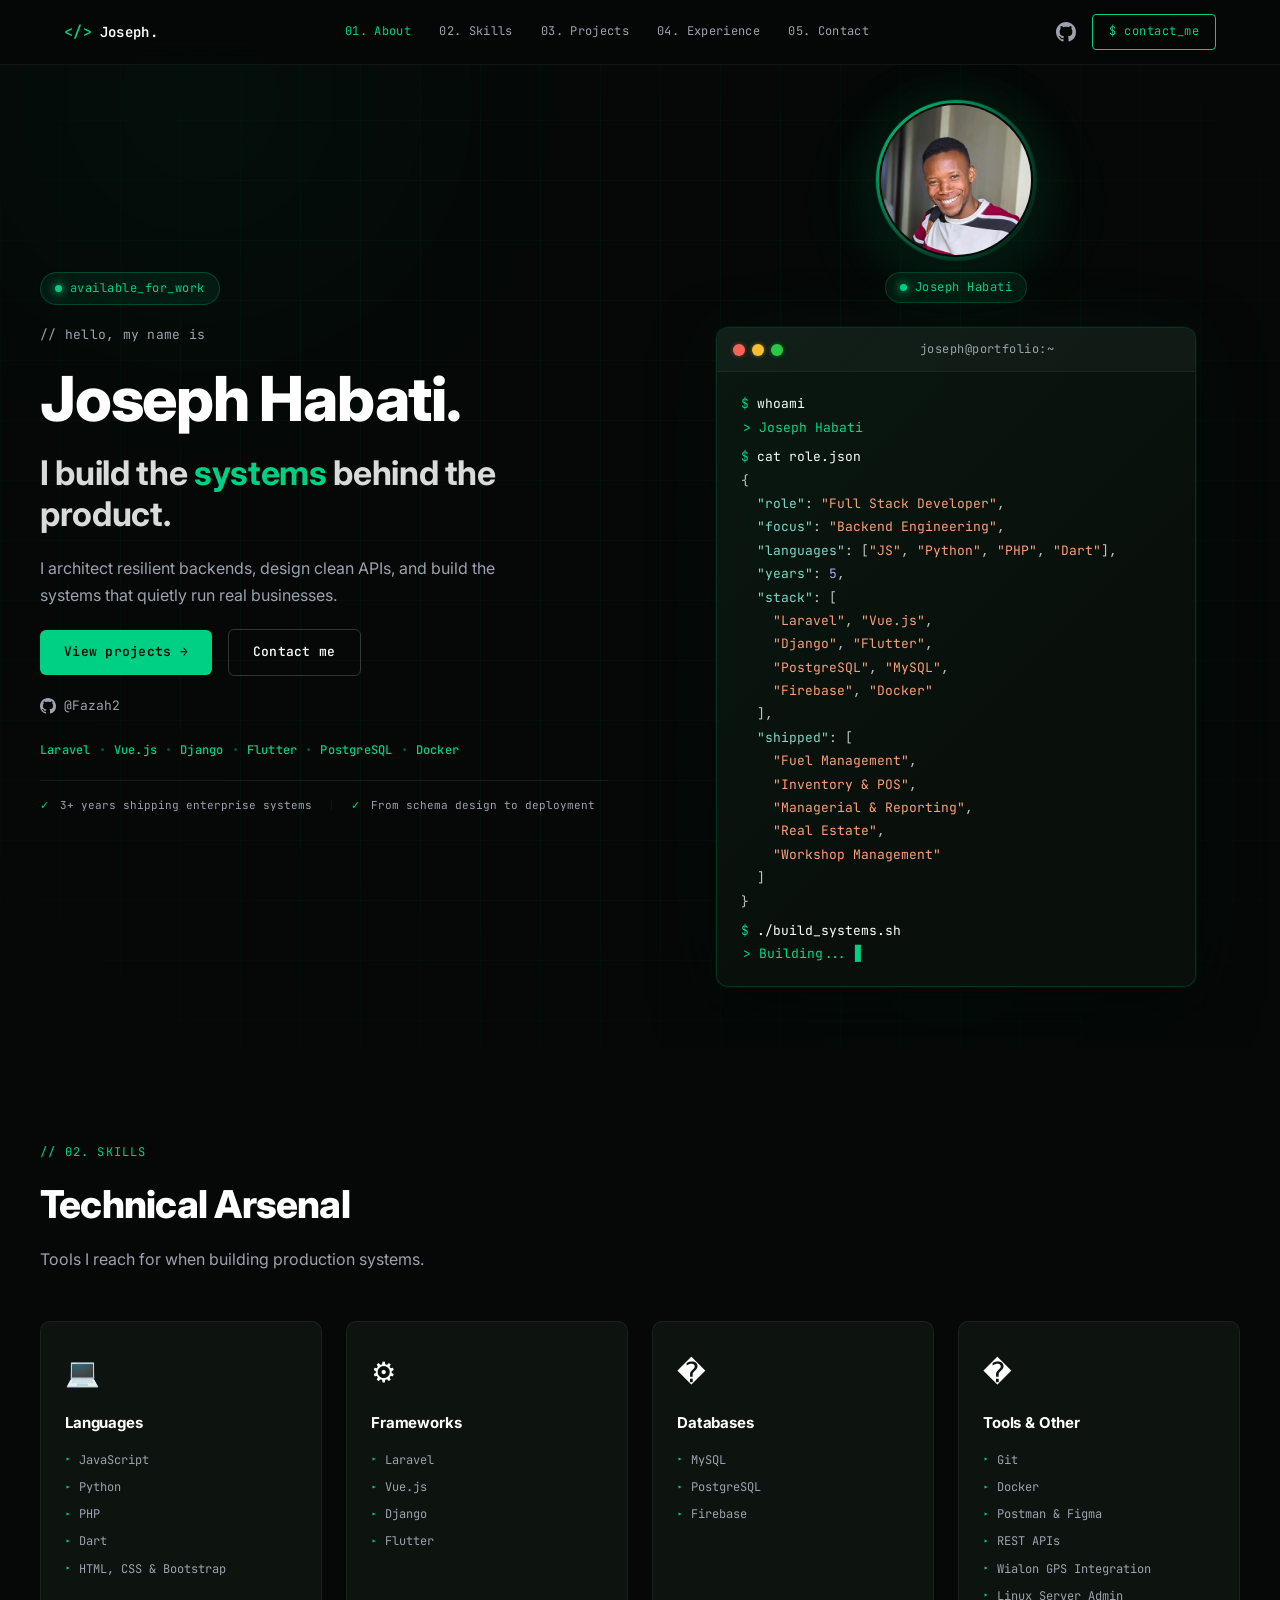
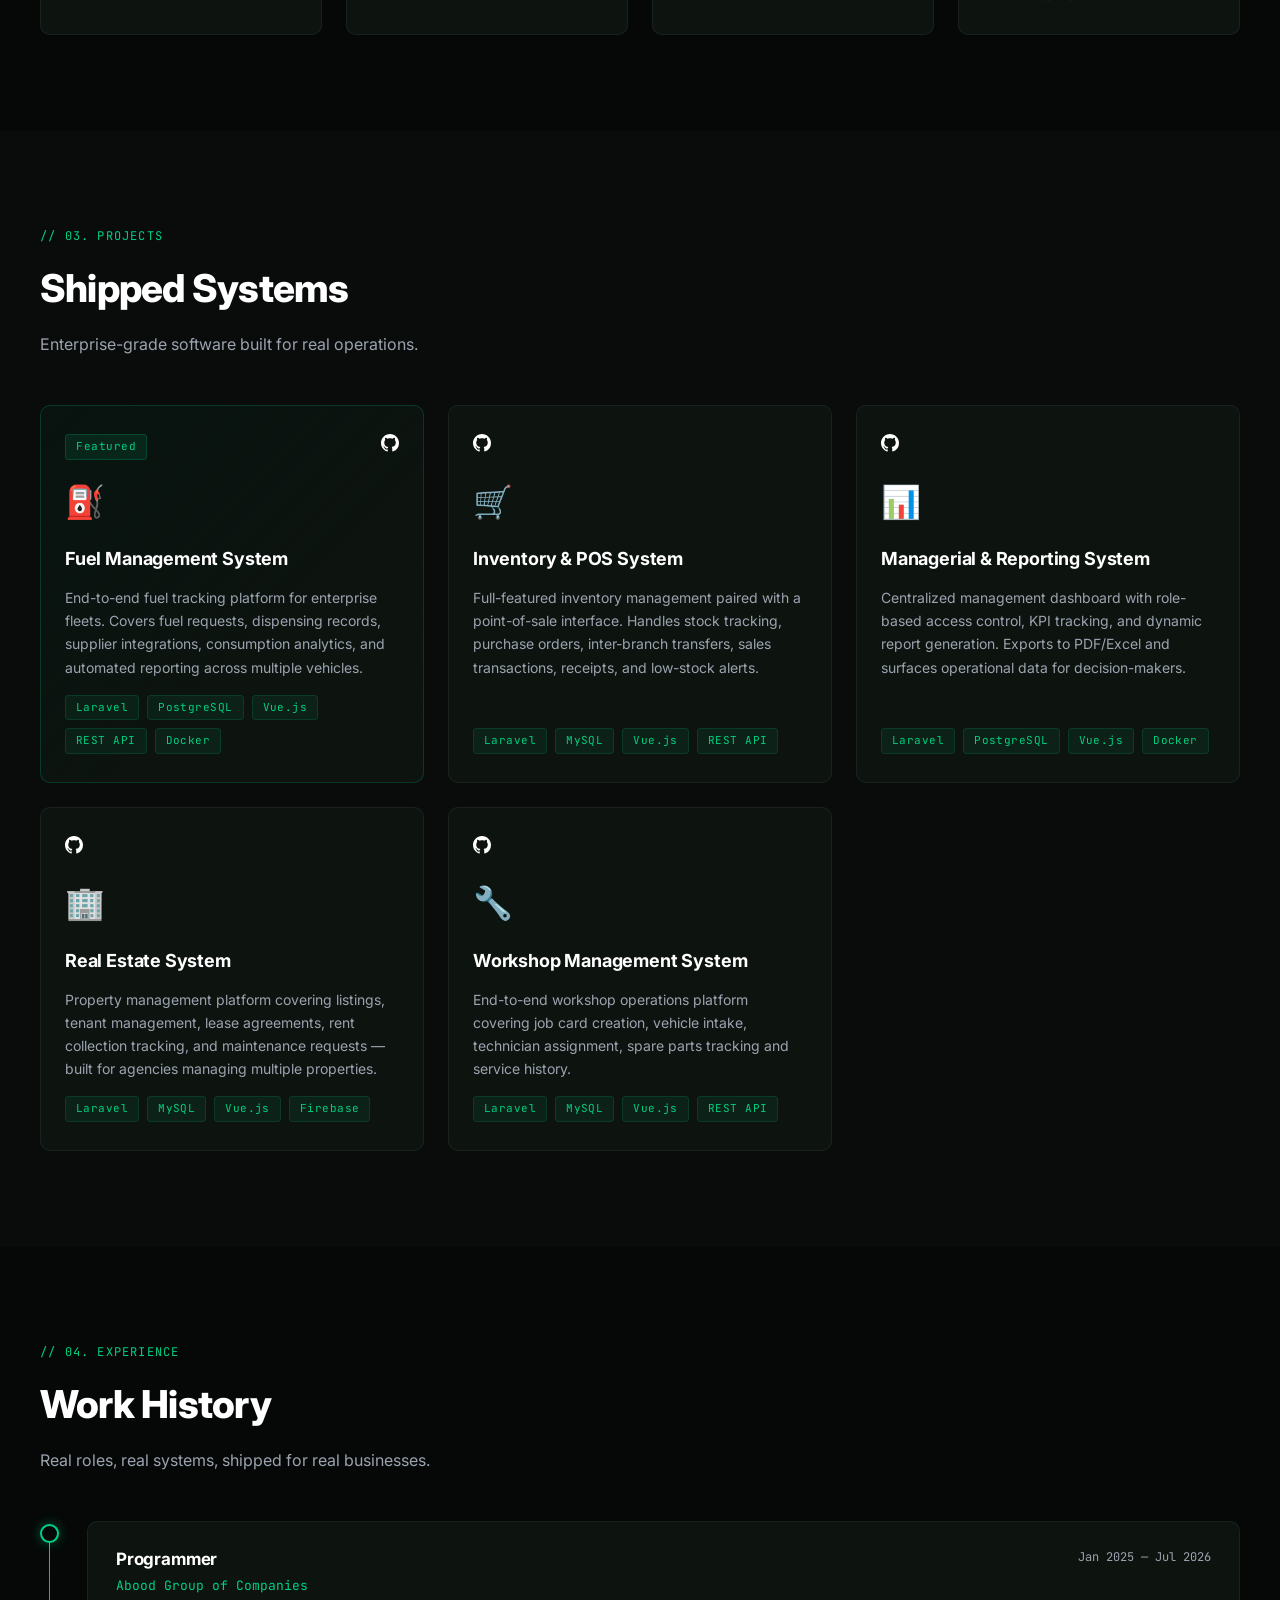
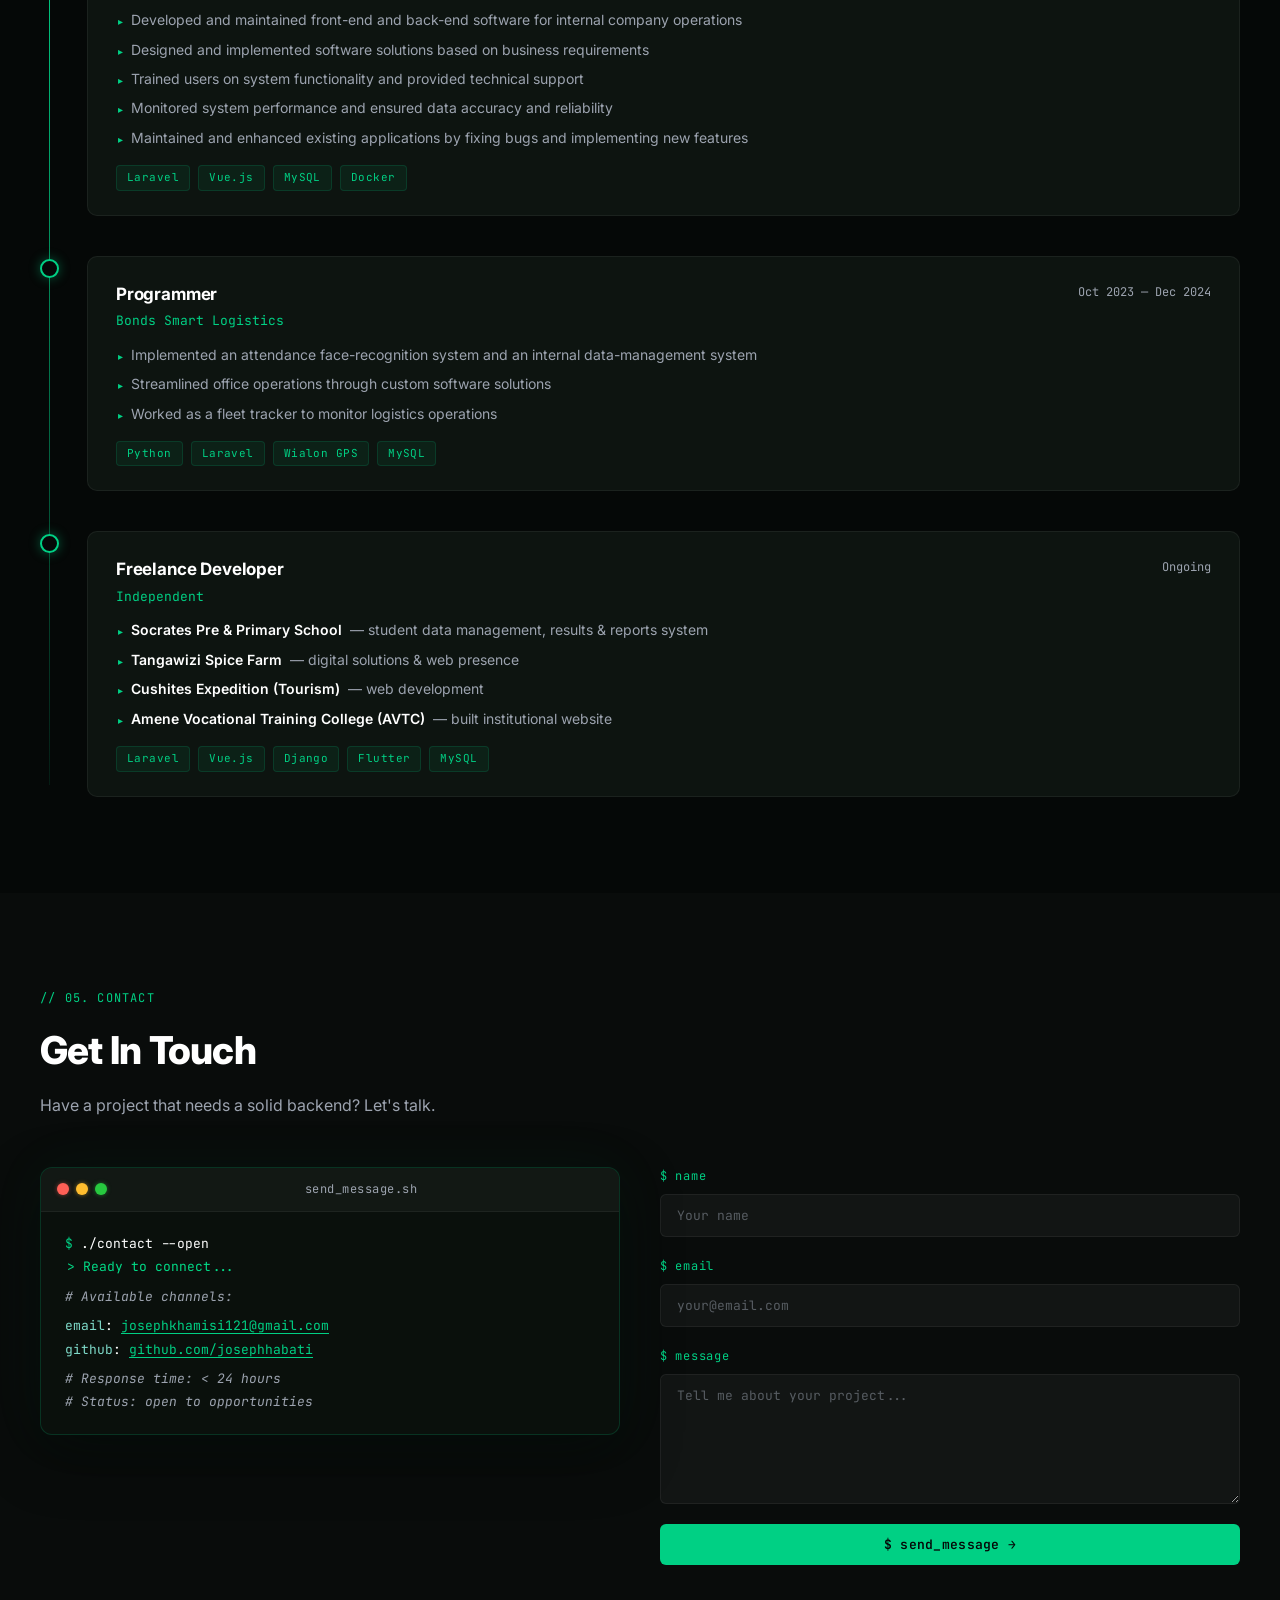
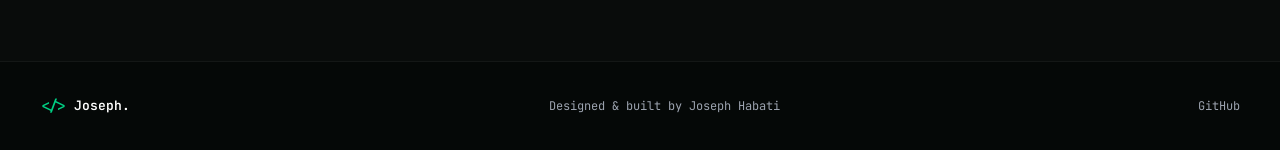
<file: index.html>
<!DOCTYPE html>
<html lang="en">
<head>
  <script async src="https://www.googletagmanager.com/gtm.js?id=G-MW1929E1BG"></script>
  <script>
    window.dataLayer = window.dataLayer || [];
    function gtag(){dataLayer.push(arguments);}
    gtag('js', new Date());
  </script>
  <meta name="google-site-verification" content="KxoEwXi1dGclVI7uUP2bCkAwovw7wFK1vBnSDmAv25I" />
  <meta charset="UTF-8" />
  <meta name="viewport" content="width=device-width, initial-scale=1.0" />
  <title>Joseph Habati — Full Stack Developer</title>
  <link rel="preconnect" href="https://fonts.googleapis.com" />
  <link rel="preconnect" href="https://fonts.gstatic.com" crossorigin />
  <link href="https://fonts.googleapis.com/css2?family=Inter:wght@300;400;500;600;700;800;900&family=JetBrains+Mono:wght@300;400;500;600;700&display=swap" rel="stylesheet" />
  <link rel="stylesheet" href="styles.css" />
</head>
<body>

  <!-- NAV -->
  <nav class="navbar" id="navbar">
    <div class="nav-inner">
      <a href="#" class="nav-logo">
        <span class="logo-icon">&lt;/&gt;</span>
        <span class="logo-name">Joseph.</span>
      </a>
      <button class="hamburger" id="hamburger" aria-label="Toggle menu">
        <span></span><span></span><span></span>
      </button>
      <ul class="nav-links" id="navLinks">
        <li><a href="#about" class="nav-link">01. About</a></li>
        <li><a href="#skills" class="nav-link">02. Skills</a></li>
        <li><a href="#projects" class="nav-link">03. Projects</a></li>
        <li><a href="#experience" class="nav-link">04. Experience</a></li>
        <li><a href="#contact" class="nav-link">05. Contact</a></li>
      </ul>
      <div class="nav-right">
        <a href="https://github.com/josephhabati" target="_blank" class="nav-github" aria-label="GitHub">
          <svg width="20" height="20" viewBox="0 0 24 24" fill="currentColor"><path d="M12 0C5.37 0 0 5.37 0 12c0 5.31 3.435 9.795 8.205 11.385.6.105.825-.255.825-.57 0-.285-.015-1.23-.015-2.235-3.015.555-3.795-.735-4.035-1.41-.135-.345-.72-1.41-1.23-1.695-.42-.225-1.02-.78-.015-.795.945-.015 1.62.87 1.845 1.23 1.08 1.815 2.805 1.305 3.495.99.105-.78.42-1.305.765-1.605-2.67-.3-5.46-1.335-5.46-5.925 0-1.305.465-2.385 1.23-3.225-.12-.3-.54-1.53.12-3.18 0 0 1.005-.315 3.3 1.23.96-.27 1.98-.405 3-.405s2.04.135 3 .405c2.295-1.56 3.3-1.23 3.3-1.23.66 1.65.24 2.88.12 3.18.765.84 1.23 1.905 1.23 3.225 0 4.605-2.805 5.625-5.475 5.925.435.375.81 1.095.81 2.22 0 1.605-.015 2.895-.015 3.3 0 .315.225.69.825.57A12.02 12.02 0 0 0 24 12c0-6.63-5.37-12-12-12z"/></svg>
        </a>
        <a href="#contact" class="btn-contact-nav">$ contact_me</a>
      </div>
    </div>
  </nav>

  <!-- HERO -->
  <section class="hero" id="about">
    <div class="bg-grid"></div>
    <div class="bg-glow bg-glow-1"></div>
    <div class="bg-glow bg-glow-2"></div>
    <div class="hero-inner">
      <!-- Left -->
      <div class="hero-left">
        <div class="status-badge">
          <span class="status-dot"></span>
          <span>available_for_work</span>
        </div>
        <p class="hero-comment">// hello, my name is</p>
        <h1 class="hero-name">Joseph Habati.</h1>
        <h2 class="hero-tagline">I build the <span class="highlight">systems</span> behind the product.</h2>
        <p class="hero-desc">I architect resilient backends, design clean APIs, and build the systems that quietly run real businesses.</p>
        <div class="hero-cta">
          <a href="#projects" class="btn-primary">View projects →</a>
          <a href="#contact" class="btn-secondary">Contact me</a>
        </div>
        <div class="hero-github">
          <svg width="16" height="16" viewBox="0 0 24 24" fill="currentColor"><path d="M12 0C5.37 0 0 5.37 0 12c0 5.31 3.435 9.795 8.205 11.385.6.105.825-.255.825-.57 0-.285-.015-1.23-.015-2.235-3.015.555-3.795-.735-4.035-1.41-.135-.345-.72-1.41-1.23-1.695-.42-.225-1.02-.78-.015-.795.945-.015 1.62.87 1.845 1.23 1.08 1.815 2.805 1.305 3.495.99.105-.78.42-1.305.765-1.605-2.67-.3-5.46-1.335-5.46-5.925 0-1.305.465-2.385 1.23-3.225-.12-.3-.54-1.53.12-3.18 0 0 1.005-.315 3.3 1.23.96-.27 1.98-.405 3-.405s2.04.135 3 .405c2.295-1.56 3.3-1.23 3.3-1.23.66 1.65.24 2.88.12 3.18.765.84 1.23 1.905 1.23 3.225 0 4.605-2.805 5.625-5.475 5.925.435.375.81 1.095.81 2.22 0 1.605-.015 2.895-.015 3.3 0 .315.225.69.825.57A12.02 12.02 0 0 0 24 12c0-6.63-5.37-12-12-12z"/></svg>
          <span>@Fazah2</span>
        </div>
        <div class="hero-stack-row">
          <span class="stack-badge">Laravel</span>
          <span class="stack-sep">•</span>
          <span class="stack-badge">Vue.js</span>
          <span class="stack-sep">•</span>
          <span class="stack-badge">Django</span>
          <span class="stack-sep">•</span>
          <span class="stack-badge">Flutter</span>
          <span class="stack-sep">•</span>
          <span class="stack-badge">PostgreSQL</span>
          <span class="stack-sep">•</span>
          <span class="stack-badge">Docker</span>
        </div>
        <div class="hero-meta-row">
          <span class="meta-item"><span class="meta-green">✓</span> 3+ years shipping enterprise systems</span>
          <span class="meta-sep">|</span>
          <span class="meta-item"><span class="meta-green">✓</span> From schema design to deployment</span>
        </div>
      </div>
      <!-- Right: Photo + Terminal -->
      <div class="hero-right">
        <!-- Profile photo -->
        <div class="profile-frame">
          <div class="profile-glow"></div>
          <div class="profile-img-wrap">
            <img src="asset/me.png" alt="Joseph Habati" class="profile-img" />
          </div>
          <div class="profile-badge">
            <span class="status-dot"></span>
            <span>Joseph Habati</span>
          </div>
        </div>
        <!-- Terminal card -->
        <div class="terminal-card">
          <div class="terminal-header">
            <div class="terminal-dots">
              <span class="dot dot-red"></span>
              <span class="dot dot-yellow"></span>
              <span class="dot dot-green"></span>
            </div>
            <span class="terminal-title">joseph@portfolio:~</span>
          </div>
          <div class="terminal-body">
            <div class="terminal-line"><span class="t-prompt">$ </span><span class="t-cmd">whoami</span></div>
            <div class="terminal-line t-output">&gt; Joseph Habati</div>
            <div class="terminal-line t-gap"></div>
            <div class="terminal-line"><span class="t-prompt">$ </span><span class="t-cmd">cat role.json</span></div>
            <div class="terminal-line t-json">{</div>
            <div class="terminal-line t-json">&nbsp;&nbsp;<span class="t-key">"role"</span>: <span class="t-val">"Full Stack Developer"</span>,</div>
            <div class="terminal-line t-json">&nbsp;&nbsp;<span class="t-key">"focus"</span>: <span class="t-val">"Backend Engineering"</span>,</div>
            <div class="terminal-line t-json">&nbsp;&nbsp;<span class="t-key">"languages"</span>: [<span class="t-val">"JS"</span>, <span class="t-val">"Python"</span>, <span class="t-val">"PHP"</span>, <span class="t-val">"Dart"</span>],</div>
            <div class="terminal-line t-json">&nbsp;&nbsp;<span class="t-key">"years"</span>: <span class="t-num">5</span>,</div>
            <div class="terminal-line t-json">&nbsp;&nbsp;<span class="t-key">"stack"</span>: [</div>
            <div class="terminal-line t-json">&nbsp;&nbsp;&nbsp;&nbsp;<span class="t-val">"Laravel"</span>, <span class="t-val">"Vue.js"</span>,</div>
            <div class="terminal-line t-json">&nbsp;&nbsp;&nbsp;&nbsp;<span class="t-val">"Django"</span>, <span class="t-val">"Flutter"</span>,</div>
            <div class="terminal-line t-json">&nbsp;&nbsp;&nbsp;&nbsp;<span class="t-val">"PostgreSQL"</span>, <span class="t-val">"MySQL"</span>,</div>
            <div class="terminal-line t-json">&nbsp;&nbsp;&nbsp;&nbsp;<span class="t-val">"Firebase"</span>, <span class="t-val">"Docker"</span></div>
            <div class="terminal-line t-json">&nbsp;&nbsp;],</div>
            <div class="terminal-line t-json">&nbsp;&nbsp;<span class="t-key">"shipped"</span>: [</div>
            <div class="terminal-line t-json">&nbsp;&nbsp;&nbsp;&nbsp;<span class="t-val">"Fuel Management"</span>,</div>
            <div class="terminal-line t-json">&nbsp;&nbsp;&nbsp;&nbsp;<span class="t-val">"Inventory &amp; POS"</span>,</div>
            <div class="terminal-line t-json">&nbsp;&nbsp;&nbsp;&nbsp;<span class="t-val">"Managerial &amp; Reporting"</span>,</div>
            <div class="terminal-line t-json">&nbsp;&nbsp;&nbsp;&nbsp;<span class="t-val">"Real Estate"</span>,</div>
            <div class="terminal-line t-json">&nbsp;&nbsp;&nbsp;&nbsp;<span class="t-val">"Workshop Management"</span></div>
            <div class="terminal-line t-json">&nbsp;&nbsp;]</div>
            <div class="terminal-line t-json">}</div>
            <div class="terminal-line t-gap"></div>
            <div class="terminal-line"><span class="t-prompt">$ </span><span class="t-cmd">./build_systems.sh</span></div>
            <div class="terminal-line t-output t-blink">&gt; Building... <span class="cursor">▊</span></div>
          </div>
        </div>
        <!-- end terminal-card -->
      </div>
      <!-- end hero-right -->
    </div>
  </section>

  <!-- SKILLS -->
  <section class="section" id="skills">
    <div class="section-inner">
      <div class="section-label">// 02. skills</div>
      <h2 class="section-title">Technical Arsenal</h2>
      <p class="section-sub">Tools I reach for when building production systems.</p>
      <div class="skills-grid">
        <div class="skill-card">
          <div class="skill-icon">💻</div>
          <h3 class="skill-title">Languages</h3>
          <ul class="skill-list">
            <li>JavaScript</li>
            <li>Python</li>
            <li>PHP</li>
            <li>Dart</li>
            <li>HTML, CSS &amp; Bootstrap</li>
          </ul>
        </div>
        <div class="skill-card">
          <div class="skill-icon">⚙️</div>
          <h3 class="skill-title">Frameworks</h3>
          <ul class="skill-list">
            <li>Laravel</li>
            <li>Vue.js</li>
            <li>Django</li>
            <li>Flutter</li>
          </ul>
        </div>
        <div class="skill-card">
          <div class="skill-icon">�️</div>
          <h3 class="skill-title">Databases</h3>
          <ul class="skill-list">
            <li>MySQL</li>
            <li>PostgreSQL</li>
            <li>Firebase</li>
          </ul>
        </div>
        <div class="skill-card">
          <div class="skill-icon">�️</div>
          <h3 class="skill-title">Tools &amp; Other</h3>
          <ul class="skill-list">
            <li>Git</li>
            <li>Docker</li>
            <li>Postman &amp; Figma</li>
            <li>REST APIs</li>
            <li>Wialon GPS Integration</li>
            <li>Linux Server Admin</li>
          </ul>
        </div>
      </div>
    </div>
  </section>

  <!-- PROJECTS -->
  <section class="section section-alt" id="projects">
    <div class="section-inner">
      <div class="section-label">// 03. projects</div>
      <h2 class="section-title">Shipped Systems</h2>
      <p class="section-sub">Enterprise-grade software built for real operations.</p>
      <div class="projects-grid">

        <!-- Fuel Management -->
        <div class="project-card featured">
          <div class="project-top">
            <div class="project-badge">Featured</div>
            <a href="https://github.com/Fazah2" target="_blank" class="project-links" aria-label="GitHub">
              <svg width="18" height="18" viewBox="0 0 24 24" fill="currentColor"><path d="M12 0C5.37 0 0 5.37 0 12c0 5.31 3.435 9.795 8.205 11.385.6.105.825-.255.825-.57 0-.285-.015-1.23-.015-2.235-3.015.555-3.795-.735-4.035-1.41-.135-.345-.72-1.41-1.23-1.695-.42-.225-1.02-.78-.015-.795.945-.015 1.62.87 1.845 1.23 1.08 1.815 2.805 1.305 3.495.99.105-.78.42-1.305.765-1.605-2.67-.3-5.46-1.335-5.46-5.925 0-1.305.465-2.385 1.23-3.225-.12-.3-.54-1.53.12-3.18 0 0 1.005-.315 3.3 1.23.96-.27 1.98-.405 3-.405s2.04.135 3 .405c2.295-1.56 3.3-1.23 3.3-1.23.66 1.65.24 2.88.12 3.18.765.84 1.23 1.905 1.23 3.225 0 4.605-2.805 5.625-5.475 5.925.435.375.81 1.095.81 2.22 0 1.605-.015 2.895-.015 3.3 0 .315.225.69.825.57A12.02 12.02 0 0 0 24 12c0-6.63-5.37-12-12-12z"/></svg>
            </a>
          </div>
          <div class="project-icon">⛽</div>
          <h3 class="project-title">Fuel Management System</h3>
          <p class="project-desc">End-to-end fuel tracking platform for enterprise fleets. Covers fuel requests, dispensing records, supplier integrations, consumption analytics, and automated reporting across multiple vehicles.</p>
          <div class="project-tags">
            <span class="tag">Laravel</span>
            <span class="tag">PostgreSQL</span>
            <span class="tag">Vue.js</span>
            <span class="tag">REST API</span>
            <span class="tag">Docker</span>
          </div>
        </div>

        <!-- Inventory & POS -->
        <div class="project-card">
          <div class="project-top">
            <a href="https://github.com/Fazah2" target="_blank" class="project-links" aria-label="GitHub">
              <svg width="18" height="18" viewBox="0 0 24 24" fill="currentColor"><path d="M12 0C5.37 0 0 5.37 0 12c0 5.31 3.435 9.795 8.205 11.385.6.105.825-.255.825-.57 0-.285-.015-1.23-.015-2.235-3.015.555-3.795-.735-4.035-1.41-.135-.345-.72-1.41-1.23-1.695-.42-.225-1.02-.78-.015-.795.945-.015 1.62.87 1.845 1.23 1.08 1.815 2.805 1.305 3.495.99.105-.78.42-1.305.765-1.605-2.67-.3-5.46-1.335-5.46-5.925 0-1.305.465-2.385 1.23-3.225-.12-.3-.54-1.53.12-3.18 0 0 1.005-.315 3.3 1.23.96-.27 1.98-.405 3-.405s2.04.135 3 .405c2.295-1.56 3.3-1.23 3.3-1.23.66 1.65.24 2.88.12 3.18.765.84 1.23 1.905 1.23 3.225 0 4.605-2.805 5.625-5.475 5.925.435.375.81 1.095.81 2.22 0 1.605-.015 2.895-.015 3.3 0 .315.225.69.825.57A12.02 12.02 0 0 0 24 12c0-6.63-5.37-12-12-12z"/></svg>
            </a>
          </div>
          <div class="project-icon">🛒</div>
          <h3 class="project-title">Inventory &amp; POS System</h3>
          <p class="project-desc">Full-featured inventory management paired with a point-of-sale interface. Handles stock tracking, purchase orders, inter-branch transfers, sales transactions, receipts, and low-stock alerts.</p>
          <div class="project-tags">
            <span class="tag">Laravel</span>
            <span class="tag">MySQL</span>
            <span class="tag">Vue.js</span>
            <span class="tag">REST API</span>
          </div>
        </div>

        <!-- Managerial & Reporting -->
        <div class="project-card">
          <div class="project-top">
            <a href="https://github.com/Fazah2" target="_blank" class="project-links" aria-label="GitHub">
              <svg width="18" height="18" viewBox="0 0 24 24" fill="currentColor"><path d="M12 0C5.37 0 0 5.37 0 12c0 5.31 3.435 9.795 8.205 11.385.6.105.825-.255.825-.57 0-.285-.015-1.23-.015-2.235-3.015.555-3.795-.735-4.035-1.41-.135-.345-.72-1.41-1.23-1.695-.42-.225-1.02-.78-.015-.795.945-.015 1.62.87 1.845 1.23 1.08 1.815 2.805 1.305 3.495.99.105-.78.42-1.305.765-1.605-2.67-.3-5.46-1.335-5.46-5.925 0-1.305.465-2.385 1.23-3.225-.12-.3-.54-1.53.12-3.18 0 0 1.005-.315 3.3 1.23.96-.27 1.98-.405 3-.405s2.04.135 3 .405c2.295-1.56 3.3-1.23 3.3-1.23.66 1.65.24 2.88.12 3.18.765.84 1.23 1.905 1.23 3.225 0 4.605-2.805 5.625-5.475 5.925.435.375.81 1.095.81 2.22 0 1.605-.015 2.895-.015 3.3 0 .315.225.69.825.57A12.02 12.02 0 0 0 24 12c0-6.63-5.37-12-12-12z"/></svg>
            </a>
          </div>
          <div class="project-icon">📊</div>
          <h3 class="project-title">Managerial &amp; Reporting System</h3>
          <p class="project-desc">Centralized management dashboard with role-based access control, KPI tracking, and dynamic report generation. Exports to PDF/Excel and surfaces operational data for decision-makers.</p>
          <div class="project-tags">
            <span class="tag">Laravel</span>
            <span class="tag">PostgreSQL</span>
            <span class="tag">Vue.js</span>
            <span class="tag">Docker</span>
          </div>
        </div>

        <!-- Real Estate -->
        <div class="project-card">
          <div class="project-top">
            <a href="https://github.com/Fazah2" target="_blank" class="project-links" aria-label="GitHub">
              <svg width="18" height="18" viewBox="0 0 24 24" fill="currentColor"><path d="M12 0C5.37 0 0 5.37 0 12c0 5.31 3.435 9.795 8.205 11.385.6.105.825-.255.825-.57 0-.285-.015-1.23-.015-2.235-3.015.555-3.795-.735-4.035-1.41-.135-.345-.72-1.41-1.23-1.695-.42-.225-1.02-.78-.015-.795.945-.015 1.62.87 1.845 1.23 1.08 1.815 2.805 1.305 3.495.99.105-.78.42-1.305.765-1.605-2.67-.3-5.46-1.335-5.46-5.925 0-1.305.465-2.385 1.23-3.225-.12-.3-.54-1.53.12-3.18 0 0 1.005-.315 3.3 1.23.96-.27 1.98-.405 3-.405s2.04.135 3 .405c2.295-1.56 3.3-1.23 3.3-1.23.66 1.65.24 2.88.12 3.18.765.84 1.23 1.905 1.23 3.225 0 4.605-2.805 5.625-5.475 5.925.435.375.81 1.095.81 2.22 0 1.605-.015 2.895-.015 3.3 0 .315.225.69.825.57A12.02 12.02 0 0 0 24 12c0-6.63-5.37-12-12-12z"/></svg>
            </a>
          </div>
          <div class="project-icon">🏢</div>
          <h3 class="project-title">Real Estate System</h3>
          <p class="project-desc">Property management platform covering listings, tenant management, lease agreements, rent collection tracking, and maintenance requests — built for agencies managing multiple properties.</p>
          <div class="project-tags">
            <span class="tag">Laravel</span>
            <span class="tag">MySQL</span>
            <span class="tag">Vue.js</span>
            <span class="tag">Firebase</span>
          </div>
        </div>

        <!-- Workshop Management -->
        <div class="project-card">
          <div class="project-top">
            <a href="https://github.com/Fazah2" target="_blank" class="project-links" aria-label="GitHub">
              <svg width="18" height="18" viewBox="0 0 24 24" fill="currentColor"><path d="M12 0C5.37 0 0 5.37 0 12c0 5.31 3.435 9.795 8.205 11.385.6.105.825-.255.825-.57 0-.285-.015-1.23-.015-2.235-3.015.555-3.795-.735-4.035-1.41-.135-.345-.72-1.41-1.23-1.695-.42-.225-1.02-.78-.015-.795.945-.015 1.62.87 1.845 1.23 1.08 1.815 2.805 1.305 3.495.99.105-.78.42-1.305.765-1.605-2.67-.3-5.46-1.335-5.46-5.925 0-1.305.465-2.385 1.23-3.225-.12-.3-.54-1.53.12-3.18 0 0 1.005-.315 3.3 1.23.96-.27 1.98-.405 3-.405s2.04.135 3 .405c2.295-1.56 3.3-1.23 3.3-1.23.66 1.65.24 2.88.12 3.18.765.84 1.23 1.905 1.23 3.225 0 4.605-2.805 5.625-5.475 5.925.435.375.81 1.095.81 2.22 0 1.605-.015 2.895-.015 3.3 0 .315.225.69.825.57A12.02 12.02 0 0 0 24 12c0-6.63-5.37-12-12-12z"/></svg>
            </a>
          </div>
          <div class="project-icon">🔧</div>
          <h3 class="project-title">Workshop Management System</h3>
          <p class="project-desc">End-to-end workshop operations platform covering job card creation, vehicle intake, technician assignment, spare parts tracking and service history.</p>
          <div class="project-tags">
            <span class="tag">Laravel</span>
            <span class="tag">MySQL</span>
            <span class="tag">Vue.js</span>
            <span class="tag">REST API</span>
          </div>
        </div>

      </div>
    </div>
  </section>

  <!-- EXPERIENCE -->
  <section class="section" id="experience">
    <div class="section-inner">
      <div class="section-label">// 04. experience</div>
      <h2 class="section-title">Work History</h2>
      <p class="section-sub">Real roles, real systems, shipped for real businesses.</p>
      <div class="timeline">

        <!-- Abood Group -->
        <div class="timeline-item">
          <div class="timeline-dot"></div>
          <div class="timeline-content">
            <div class="timeline-header">
              <div>
                <h3 class="timeline-role">Programmer</h3>
                <p class="timeline-company">Abood Group of Companies</p>
              </div>
              <span class="timeline-period">Jan 2025 — Jul 2026</span>
            </div>
            <ul class="timeline-bullets">
              <li>Developed and maintained front-end and back-end software for internal company operations</li>
              <li>Designed and implemented software solutions based on business requirements</li>
              <li>Trained users on system functionality and provided technical support</li>
              <li>Monitored system performance and ensured data accuracy and reliability</li>
              <li>Maintained and enhanced existing applications by fixing bugs and implementing new features</li>
            </ul>
            <div class="timeline-tags">
              <span class="tag">Laravel</span><span class="tag">Vue.js</span><span class="tag">MySQL</span><span class="tag">Docker</span>
            </div>
          </div>
        </div>

        <!-- Bonds Smart Logistics -->
        <div class="timeline-item">
          <div class="timeline-dot"></div>
          <div class="timeline-content">
            <div class="timeline-header">
              <div>
                <h3 class="timeline-role">Programmer</h3>
                <p class="timeline-company">Bonds Smart Logistics</p>
              </div>
              <span class="timeline-period">Oct 2023 — Dec 2024</span>
            </div>
            <ul class="timeline-bullets">
              <li>Implemented an attendance face-recognition system and an internal data-management system</li>
              <li>Streamlined office operations through custom software solutions</li>
              <li>Worked as a fleet tracker to monitor logistics operations</li>
            </ul>
            <div class="timeline-tags">
              <span class="tag">Python</span><span class="tag">Laravel</span><span class="tag">Wialon GPS</span><span class="tag">MySQL</span>
            </div>
          </div>
        </div>

        <!-- Freelance -->
        <div class="timeline-item">
          <div class="timeline-dot"></div>
          <div class="timeline-content">
            <div class="timeline-header">
              <div>
                <h3 class="timeline-role">Freelance Developer</h3>
                <p class="timeline-company">Independent</p>
              </div>
              <span class="timeline-period">Ongoing</span>
            </div>
            <ul class="timeline-bullets">
              <li><span class="bullet-client">Socrates Pre &amp; Primary School</span> — student data management, results &amp; reports system</li>
              <li><span class="bullet-client">Tangawizi Spice Farm</span> — digital solutions &amp; web presence</li>
              <li><span class="bullet-client">Cushites Expedition (Tourism)</span> — web development</li>
              <li><span class="bullet-client">Amene Vocational Training College (AVTC)</span> — built institutional website</li>
            </ul>
            <div class="timeline-tags">
              <span class="tag">Laravel</span><span class="tag">Vue.js</span><span class="tag">Django</span><span class="tag">Flutter</span><span class="tag">MySQL</span>
            </div>
          </div>
        </div>

      </div>
    </div>
  </section>

  <!-- CONTACT -->
  <section class="section section-alt" id="contact">
    <div class="section-inner contact-inner">
      <div class="section-label">// 05. contact</div>
      <h2 class="section-title">Get In Touch</h2>
      <p class="section-sub">Have a project that needs a solid backend? Let's talk.</p>
      <div class="contact-grid">
        <div class="contact-left">
          <div class="contact-terminal">
            <div class="terminal-header">
              <div class="terminal-dots">
                <span class="dot dot-red"></span>
                <span class="dot dot-yellow"></span>
                <span class="dot dot-green"></span>
              </div>
              <span class="terminal-title">send_message.sh</span>
            </div>
            <div class="terminal-body">
              <div class="terminal-line"><span class="t-prompt">$ </span><span class="t-cmd">./contact --open</span></div>
              <div class="terminal-line t-output">&gt; Ready to connect...</div>
              <div class="terminal-line t-gap"></div>
              <div class="terminal-line"><span class="t-comment"># Available channels:</span></div>
              <div class="terminal-line t-gap"></div>
              <div class="terminal-line"><span class="t-key">email</span>: <a href="mailto:josephkhamisi121@gmail.com" class="t-link">josephkhamisi121@gmail.com</a></div>
              <div class="terminal-line"><span class="t-key">github</span>: <a href="https://github.com/josephhabati" target="_blank" class="t-link">github.com/josephhabati</a></div>
              <div class="terminal-line t-gap"></div>
              <div class="terminal-line"><span class="t-comment"># Response time: &lt; 24 hours</span></div>
              <div class="terminal-line"><span class="t-comment"># Status: open to opportunities</span></div>
            </div>
          </div>
        </div>
        <div class="contact-right">
          <!-- STATUS MESSAGES -->
          <div class="form-status form-status--success" id="formSuccess">
            <span class="form-status-icon">✓</span>
            <div>
              <strong>Message sent!</strong>
              <p>Thanks for reaching out. I'll get back to you within 24 hours.</p>
            </div>
          </div>
          <div class="form-status form-status--error" id="formError">
            <span class="form-status-icon">✕</span>
            <div>
              <strong>Something went wrong.</strong>
              <p>Please try again or email me directly at <a href="mailto:josephkhamisi121@gmail.com">josephkhamisi121@gmail.com</a></p>
            </div>
          </div>

          <form
            class="contact-form"
            id="contactForm"
            action="https://formspree.io/f/mykrqpjg"
            method="POST"
          >
            <!-- Formspree reply-to -->
            <input type="hidden" name="_replyto" value="" />
            <div class="form-group">
              <label class="form-label" for="name">$ name</label>
              <input class="form-input" type="text" id="name" name="name" placeholder="Your name" required autocomplete="name" />
            </div>
            <div class="form-group">
              <label class="form-label" for="email">$ email</label>
              <input class="form-input" type="email" id="email" name="email" placeholder="your@email.com" required autocomplete="email" />
            </div>
            <div class="form-group">
              <label class="form-label" for="message">$ message</label>
              <textarea class="form-input form-textarea" id="message" name="message" placeholder="Tell me about your project..." required></textarea>
            </div>
            <!-- Honeypot spam filter -->
            <input type="text" name="_gotcha" style="display:none" />
            <button type="submit" class="btn-primary btn-full" id="submitBtn">
              <span id="submitText">$ send_message →</span>
              <span id="submitSpinner" style="display:none">$ sending...</span>
            </button>
          </form>
        </div>
      </div>
    </div>
  </section>

  <!-- FOOTER -->
  <footer class="footer">
    <div class="footer-inner">
      <div class="footer-logo">
        <span class="logo-icon">&lt;/&gt;</span>
        <span class="logo-name">Joseph.</span>
      </div>
      <p class="footer-text">Designed &amp; built by Joseph Habati</p>
      <div class="footer-links">
        <a href="https://github.com/Fazah2" target="_blank" class="footer-link">GitHub</a>
      </div>
    </div>
  </footer>

  <script src="app.js"></script>
</body>
</html>
</file>
<file: styles.css>
/* =============================================
   RESET & BASE
   ============================================= */
*, *::before, *::after { box-sizing: border-box; margin: 0; padding: 0; }

:root {
  --bg:        #050807;
  --bg-card:   #0b0f0d;
  --bg-card2:  #0d1410;
  --green:     #00D084;
  --green2:    #00FF9C;
  --text:      #FFFFFF;
  --muted:     #9CA3AF;
  --border:    rgba(0, 208, 132, 0.12);
  --border2:   rgba(255,255,255,0.06);
  --mono:      'JetBrains Mono', 'Fira Code', monospace;
  --sans:      'Inter', system-ui, sans-serif;
}

html { scroll-behavior: smooth; }

body {
  background-color: var(--bg);
  color: var(--text);
  font-family: var(--sans);
  line-height: 1.6;
  overflow-x: hidden;
}

a { text-decoration: none; color: inherit; }
ul { list-style: none; }
img { max-width: 100%; }

/* =============================================
   SCROLLBAR
   ============================================= */
::-webkit-scrollbar { width: 6px; }
::-webkit-scrollbar-track { background: var(--bg); }
::-webkit-scrollbar-thumb { background: var(--green); border-radius: 3px; }

/* =============================================
   NAVBAR
   ============================================= */
.navbar {
  position: fixed;
  top: 0; left: 0; right: 0;
  z-index: 100;
  background: rgba(5, 8, 7, 0.85);
  backdrop-filter: blur(16px);
  -webkit-backdrop-filter: blur(16px);
  border-bottom: 1px solid var(--border2);
  transition: background 0.3s;
}
.navbar.scrolled {
  background: rgba(5, 8, 7, 0.97);
  border-bottom-color: var(--border);
}
.nav-inner {
  max-width: 1200px;
  margin: 0 auto;
  padding: 0 24px;
  height: 64px;
  display: flex;
  align-items: center;
  justify-content: space-between;
  gap: 32px;
}
.nav-logo {
  display: flex;
  align-items: center;
  gap: 8px;
  font-family: var(--mono);
  font-size: 14px;
  font-weight: 600;
  letter-spacing: 0.02em;
  white-space: nowrap;
}
.logo-icon {
  color: var(--green);
  font-size: 15px;
}
.logo-name { color: var(--text); }
.nav-links {
  display: flex;
  align-items: center;
  gap: 28px;
  font-family: var(--mono);
  font-size: 12px;
  letter-spacing: 0.03em;
}
.nav-link {
  color: var(--muted);
  transition: color 0.2s;
  position: relative;
}
.nav-link:hover,
.nav-link.active { color: var(--green); }
.nav-right {
  display: flex;
  align-items: center;
  gap: 16px;
  flex-shrink: 0;
}
.nav-github {
  color: var(--muted);
  transition: color 0.2s;
  display: flex;
  align-items: center;
}
.nav-github:hover { color: var(--green); }
.btn-contact-nav {
  font-family: var(--mono);
  font-size: 12px;
  color: var(--green);
  border: 1px solid var(--green);
  padding: 7px 16px;
  border-radius: 4px;
  transition: background 0.2s, color 0.2s;
  letter-spacing: 0.04em;
}
.btn-contact-nav:hover {
  background: rgba(0,208,132,0.1);
}
.hamburger {
  display: none;
  flex-direction: column;
  gap: 5px;
  background: none;
  border: none;
  cursor: pointer;
  padding: 4px;
}
.hamburger span {
  display: block;
  width: 22px;
  height: 2px;
  background: var(--green);
  border-radius: 2px;
  transition: transform 0.3s, opacity 0.3s;
}

/* =============================================
   HERO
   ============================================= */
.hero {
  position: relative;
  min-height: 100vh;
  display: flex;
  align-items: center;
  padding: 100px 24px 60px;
  overflow: hidden;
}
.bg-grid {
  position: absolute;
  inset: 0;
  background-image:
    linear-gradient(rgba(0,208,132,0.04) 1px, transparent 1px),
    linear-gradient(90deg, rgba(0,208,132,0.04) 1px, transparent 1px);
  background-size: 60px 60px;
  mask-image: radial-gradient(ellipse 80% 80% at 50% 50%, black 40%, transparent 100%);
  -webkit-mask-image: radial-gradient(ellipse 80% 80% at 50% 50%, black 40%, transparent 100%);
  pointer-events: none;
}
.bg-glow {
  position: absolute;
  border-radius: 50%;
  filter: blur(120px);
  pointer-events: none;
  opacity: 0.35;
}
.bg-glow-1 {
  width: 600px; height: 600px;
  background: radial-gradient(circle, rgba(0,208,132,0.18) 0%, transparent 70%);
  top: -200px; left: -100px;
}
.bg-glow-2 {
  width: 400px; height: 400px;
  background: radial-gradient(circle, rgba(0,255,156,0.12) 0%, transparent 70%);
  bottom: -100px; right: 10%;
}
.hero-inner {
  position: relative;
  max-width: 1200px;
  margin: 0 auto;
  width: 100%;
  display: grid;
  grid-template-columns: 1fr 1fr;
  gap: 64px;
  align-items: center;
}
/* LEFT */
.hero-left { display: flex; flex-direction: column; gap: 20px; }

.status-badge {
  display: inline-flex;
  align-items: center;
  gap: 8px;
  background: rgba(0,208,132,0.08);
  border: 1px solid rgba(0,208,132,0.25);
  border-radius: 999px;
  padding: 6px 14px;
  font-family: var(--mono);
  font-size: 12px;
  color: var(--green);
  width: fit-content;
  letter-spacing: 0.04em;
}
.status-dot {
  width: 7px; height: 7px;
  background: var(--green);
  border-radius: 50%;
  box-shadow: 0 0 8px var(--green), 0 0 16px rgba(0,208,132,0.5);
  animation: pulse 2s infinite;
}
@keyframes pulse {
  0%, 100% { box-shadow: 0 0 8px var(--green), 0 0 16px rgba(0,208,132,0.5); }
  50% { box-shadow: 0 0 14px var(--green2), 0 0 28px rgba(0,255,156,0.7); }
}
.hero-comment {
  font-family: var(--mono);
  font-size: 13px;
  color: var(--muted);
  letter-spacing: 0.02em;
}
.hero-name {
  font-size: clamp(40px, 5vw, 62px);
  font-weight: 800;
  line-height: 1.08;
  letter-spacing: -0.02em;
  color: var(--text);
}
.hero-tagline {
  font-size: clamp(22px, 2.8vw, 34px);
  font-weight: 700;
  line-height: 1.2;
  color: rgba(255,255,255,0.85);
  letter-spacing: -0.01em;
}
.highlight {
  color: var(--green);
  position: relative;
}
.hero-desc {
  font-size: 16px;
  color: var(--muted);
  line-height: 1.7;
  max-width: 460px;
}
.hero-cta {
  display: flex;
  align-items: center;
  gap: 16px;
  flex-wrap: wrap;
}
.btn-primary {
  display: inline-flex;
  align-items: center;
  gap: 6px;
  background: var(--green);
  color: #050807;
  font-family: var(--mono);
  font-size: 13px;
  font-weight: 600;
  padding: 12px 24px;
  border-radius: 6px;
  border: none;
  cursor: pointer;
  transition: background 0.2s, box-shadow 0.2s, transform 0.15s;
  letter-spacing: 0.02em;
}
.btn-primary:hover {
  background: var(--green2);
  box-shadow: 0 0 24px rgba(0,208,132,0.4);
  transform: translateY(-1px);
}
.btn-secondary {
  display: inline-flex;
  align-items: center;
  background: transparent;
  color: var(--text);
  font-family: var(--mono);
  font-size: 13px;
  font-weight: 500;
  padding: 12px 24px;
  border-radius: 6px;
  border: 1px solid rgba(255,255,255,0.18);
  cursor: pointer;
  transition: border-color 0.2s, background 0.2s;
  letter-spacing: 0.02em;
}
.btn-secondary:hover {
  border-color: var(--green);
  background: rgba(0,208,132,0.06);
}
.hero-github {
  display: flex;
  align-items: center;
  gap: 8px;
  font-family: var(--mono);
  font-size: 13px;
  color: var(--muted);
  transition: color 0.2s;
}
.hero-github:hover { color: var(--green); }
.hero-stack-row {
  display: flex;
  align-items: center;
  gap: 8px;
  flex-wrap: wrap;
  font-family: var(--mono);
  font-size: 12px;
  padding-top: 4px;
}
.stack-badge {
  color: var(--green);
  font-weight: 500;
  letter-spacing: 0.02em;
}
.stack-sep { color: rgba(0,208,132,0.4); }
.hero-meta-row {
  display: flex;
  align-items: center;
  gap: 16px;
  flex-wrap: wrap;
  font-family: var(--mono);
  font-size: 11px;
  color: var(--muted);
  border-top: 1px solid var(--border2);
  padding-top: 16px;
}
.meta-green { color: var(--green); margin-right: 4px; }
.meta-sep { color: var(--border2); }

/* =============================================
   TERMINAL CARD
   ============================================= */
.hero-right {
  display: flex;
  justify-content: center;
  align-items: center;
}
.terminal-card {
  background: rgba(11, 18, 14, 0.85);
  border: 1px solid rgba(0,208,132,0.18);
  border-radius: 12px;
  overflow: hidden;
  width: 100%;
  max-width: 480px;
  box-shadow:
    0 0 0 1px rgba(0,208,132,0.06),
    0 20px 60px rgba(0,0,0,0.6),
    0 0 80px rgba(0,208,132,0.06);
  backdrop-filter: blur(20px);
  -webkit-backdrop-filter: blur(20px);
  position: relative;
}
.terminal-card::before {
  content: '';
  position: absolute;
  inset: 0;
  border-radius: 12px;
  background: linear-gradient(135deg, rgba(0,208,132,0.04) 0%, transparent 60%);
  pointer-events: none;
}
.terminal-header {
  display: flex;
  align-items: center;
  gap: 12px;
  padding: 12px 16px;
  background: rgba(255,255,255,0.03);
  border-bottom: 1px solid rgba(255,255,255,0.05);
}
.terminal-dots { display: flex; align-items: center; gap: 7px; }
.dot {
  width: 12px; height: 12px;
  border-radius: 50%;
  flex-shrink: 0;
}
.dot-red    { background: #FF5F56; box-shadow: 0 0 4px rgba(255,95,86,0.5); }
.dot-yellow { background: #FFBD2E; box-shadow: 0 0 4px rgba(255,189,46,0.5); }
.dot-green  { background: #27C93F; box-shadow: 0 0 4px rgba(39,201,63,0.5); }
.terminal-title {
  font-family: var(--mono);
  font-size: 12px;
  color: var(--muted);
  flex: 1;
  text-align: center;
  letter-spacing: 0.04em;
}
.terminal-body {
  padding: 20px 24px;
  font-family: var(--mono);
  font-size: 13px;
  line-height: 1.8;
}
.terminal-line { display: block; }
.t-gap { display: block; height: 6px; }
.t-prompt { color: var(--green); }
.t-cmd { color: var(--text); }
.t-output { color: rgba(0,255,156,0.85); padding-left: 2px; }
.t-json { color: rgba(255,255,255,0.75); }
.t-key { color: #7FDBCA; }
.t-val { color: #FFA07A; }
.t-num { color: #B8A7FF; }
.t-comment { color: var(--muted); font-style: italic; }
.t-link { color: var(--green); text-decoration: underline; text-underline-offset: 3px; }
.t-link:hover { color: var(--green2); }
.cursor {
  display: inline-block;
  color: var(--green);
  animation: blink 1s step-end infinite;
}
@keyframes blink {
  0%, 100% { opacity: 1; }
  50% { opacity: 0; }
}

/* =============================================
   SECTIONS
   ============================================= */
.section {
  padding: 96px 24px;
  position: relative;
}
.section-alt { background: rgba(255,255,255,0.015); }
.section-inner {
  max-width: 1200px;
  margin: 0 auto;
}
.section-label {
  font-family: var(--mono);
  font-size: 12px;
  color: var(--green);
  letter-spacing: 0.1em;
  text-transform: uppercase;
  margin-bottom: 12px;
}
.section-title {
  font-size: clamp(28px, 3vw, 42px);
  font-weight: 800;
  letter-spacing: -0.02em;
  color: var(--text);
  margin-bottom: 12px;
}
.section-sub {
  font-size: 16px;
  color: var(--muted);
  margin-bottom: 48px;
  max-width: 560px;
}

/* =============================================
   SKILLS
   ============================================= */
.skills-grid {
  display: grid;
  grid-template-columns: repeat(4, 1fr);
  gap: 24px;
}
.skill-card {
  background: var(--bg-card2);
  border: 1px solid var(--border2);
  border-radius: 10px;
  padding: 28px 24px;
  transition: border-color 0.3s, transform 0.2s, box-shadow 0.3s;
}
.skill-card:hover {
  border-color: rgba(0,208,132,0.3);
  transform: translateY(-4px);
  box-shadow: 0 12px 40px rgba(0,208,132,0.08);
}
.skill-icon { font-size: 28px; margin-bottom: 16px; }
.skill-title {
  font-size: 15px;
  font-weight: 700;
  color: var(--text);
  margin-bottom: 16px;
  letter-spacing: -0.01em;
}
.skill-list {
  display: flex;
  flex-direction: column;
  gap: 8px;
}
.skill-list li {
  font-family: var(--mono);
  font-size: 12px;
  color: var(--muted);
  display: flex;
  align-items: center;
  gap: 8px;
}
.skill-list li::before {
  content: '▸';
  color: var(--green);
  font-size: 10px;
  flex-shrink: 0;
}

/* =============================================
   PROJECTS
   ============================================= */
.projects-grid {
  display: grid;
  grid-template-columns: repeat(3, 1fr);
  gap: 24px;
}
/* 5th card spans full width so the bottom row centres naturally */
.projects-grid .project-card:last-child:nth-child(3n - 2) {
  grid-column: 1 / -1;
  max-width: 380px;
  margin: 0 auto;
  width: 100%;
}
.project-card {
  background: var(--bg-card2);
  border: 1px solid var(--border2);
  border-radius: 10px;
  padding: 28px 24px;
  display: flex;
  flex-direction: column;
  gap: 16px;
  transition: border-color 0.3s, transform 0.2s, box-shadow 0.3s;
}
.project-card:hover {
  border-color: rgba(0,208,132,0.3);
  transform: translateY(-4px);
  box-shadow: 0 16px 48px rgba(0,208,132,0.08);
}
.project-card.featured {
  border-color: rgba(0,208,132,0.2);
  background: linear-gradient(135deg, rgba(0,208,132,0.04) 0%, var(--bg-card2) 60%);
}
.project-top {
  display: flex;
  align-items: flex-start;
  justify-content: space-between;
}
.project-badge {
  font-family: var(--mono);
  font-size: 11px;
  color: var(--green);
  background: rgba(0,208,132,0.1);
  border: 1px solid rgba(0,208,132,0.2);
  border-radius: 4px;
  padding: 3px 10px;
  letter-spacing: 0.05em;
}
.project-links a {
  color: var(--muted);
  transition: color 0.2s;
  display: flex;
  align-items: center;
}
.project-links a:hover { color: var(--green); }
.project-icon {
  font-size: 32px;
  margin-bottom: 4px;
}
.project-title {
  font-size: 18px;
  font-weight: 700;
  color: var(--text);
  letter-spacing: -0.01em;
  line-height: 1.3;
}
.project-desc {
  font-size: 14px;
  color: var(--muted);
  line-height: 1.65;
  flex: 1;
}
.project-tags {
  display: flex;
  flex-wrap: wrap;
  gap: 8px;
}
.tag {
  font-family: var(--mono);
  font-size: 11px;
  color: var(--green);
  background: rgba(0,208,132,0.07);
  border: 1px solid rgba(0,208,132,0.15);
  border-radius: 4px;
  padding: 3px 10px;
  letter-spacing: 0.04em;
}

/* =============================================
   EXPERIENCE / TIMELINE
   ============================================= */
.timeline {
  display: flex;
  flex-direction: column;
  gap: 0;
  position: relative;
}
.timeline::before {
  content: '';
  position: absolute;
  left: 9px;
  top: 12px;
  bottom: 12px;
  width: 1px;
  background: linear-gradient(to bottom, var(--green), rgba(0,208,132,0.1));
}
.timeline-item {
  display: flex;
  gap: 28px;
  position: relative;
  padding-bottom: 40px;
}
.timeline-item:last-child { padding-bottom: 0; }
.timeline-dot {
  width: 19px;
  height: 19px;
  border-radius: 50%;
  background: var(--bg);
  border: 2px solid var(--green);
  flex-shrink: 0;
  margin-top: 3px;
  box-shadow: 0 0 12px rgba(0,208,132,0.4);
  position: relative;
  z-index: 1;
}
.timeline-content {
  flex: 1;
  background: var(--bg-card2);
  border: 1px solid var(--border2);
  border-radius: 10px;
  padding: 24px 28px;
  transition: border-color 0.3s;
}
.timeline-content:hover { border-color: rgba(0,208,132,0.2); }
.timeline-header {
  display: flex;
  align-items: flex-start;
  justify-content: space-between;
  gap: 16px;
  margin-bottom: 12px;
}
.timeline-role {
  font-size: 17px;
  font-weight: 700;
  color: var(--text);
  letter-spacing: -0.01em;
}
.timeline-company {
  font-family: var(--mono);
  font-size: 13px;
  color: var(--green);
  margin-top: 3px;
}
.timeline-period {
  font-family: var(--mono);
  font-size: 12px;
  color: var(--muted);
  white-space: nowrap;
  padding-top: 2px;
}
.timeline-desc {
  font-size: 14px;
  color: var(--muted);
  line-height: 1.7;
  margin-bottom: 16px;
}
.timeline-tags {
  display: flex;
  flex-wrap: wrap;
  gap: 8px;
}

/* =============================================
   CONTACT
   ============================================= */
.contact-grid {
  display: grid;
  grid-template-columns: 1fr 1fr;
  gap: 40px;
  align-items: start;
}
.contact-terminal {
  background: rgba(11, 18, 14, 0.85);
  border: 1px solid rgba(0,208,132,0.18);
  border-radius: 12px;
  overflow: hidden;
  box-shadow: 0 20px 60px rgba(0,0,0,0.4), 0 0 60px rgba(0,208,132,0.05);
}
.contact-form {
  display: flex;
  flex-direction: column;
  gap: 20px;
}
.form-group { display: flex; flex-direction: column; gap: 8px; }
.form-label {
  font-family: var(--mono);
  font-size: 12px;
  color: var(--green);
  letter-spacing: 0.06em;
}
.form-input {
  background: rgba(255,255,255,0.04);
  border: 1px solid var(--border2);
  border-radius: 6px;
  padding: 12px 16px;
  color: var(--text);
  font-family: var(--mono);
  font-size: 13px;
  outline: none;
  transition: border-color 0.2s, background 0.2s;
  width: 100%;
}
.form-input::placeholder { color: rgba(156,163,175,0.5); }
.form-input:focus {
  border-color: rgba(0,208,132,0.4);
  background: rgba(0,208,132,0.03);
}
.form-textarea {
  resize: vertical;
  min-height: 130px;
}
.btn-full { width: 100%; justify-content: center; }

/* =============================================
   FOOTER
   ============================================= */
.footer {
  border-top: 1px solid var(--border2);
  padding: 32px 24px;
}
.footer-inner {
  max-width: 1200px;
  margin: 0 auto;
  display: flex;
  align-items: center;
  justify-content: space-between;
  gap: 20px;
  flex-wrap: wrap;
}
.footer-logo {
  display: flex;
  align-items: center;
  gap: 7px;
  font-family: var(--mono);
  font-size: 13px;
  font-weight: 600;
}
.footer-text {
  font-family: var(--mono);
  font-size: 12px;
  color: var(--muted);
}
.footer-links { display: flex; gap: 16px; }
.footer-link {
  font-family: var(--mono);
  font-size: 12px;
  color: var(--muted);
  transition: color 0.2s;
}
.footer-link:hover { color: var(--green); }

/* =============================================
   ANIMATIONS & UTILITIES
   ============================================= */
@keyframes fadeUp {
  from { opacity: 0; transform: translateY(24px); }
  to   { opacity: 1; transform: translateY(0); }
}
.fade-up {
  opacity: 0;
  animation: fadeUp 0.6s ease forwards;
}
.fade-up:nth-child(1) { animation-delay: 0.1s; }
.fade-up:nth-child(2) { animation-delay: 0.2s; }
.fade-up:nth-child(3) { animation-delay: 0.3s; }
.fade-up:nth-child(4) { animation-delay: 0.4s; }

/* =============================================
   RESPONSIVE
   ============================================= */
@media (max-width: 1024px) {
  .skills-grid { grid-template-columns: repeat(2, 1fr); }
  .projects-grid {
    grid-template-columns: repeat(2, 1fr);
  }
  .projects-grid .project-card:last-child:nth-child(3n - 2) {
    grid-column: auto;
    max-width: none;
    margin: 0;
  }
  .hero-inner { gap: 40px; }
}

@media (max-width: 768px) {
  /* Nav mobile */
  .hamburger { display: flex; }
  .nav-links {
    display: none;
    position: absolute;
    top: 64px;
    left: 0; right: 0;
    background: rgba(5,8,7,0.98);
    border-bottom: 1px solid var(--border);
    flex-direction: column;
    gap: 0;
    padding: 8px 0;
  }
  .nav-links.open { display: flex; }
  .nav-links li a {
    display: block;
    padding: 14px 24px;
    font-size: 13px;
    border-bottom: 1px solid var(--border2);
  }
  .nav-right { gap: 10px; }
  .btn-contact-nav { display: none; }

  /* Hero */
  .hero-inner {
    grid-template-columns: 1fr;
    gap: 48px;
  }
  .hero { padding: 100px 24px 60px; }
  .hero-right { order: 2; }
  .hero-meta-row { flex-direction: column; gap: 8px; }
  .meta-sep { display: none; }

  /* Sections */
  .skills-grid { grid-template-columns: 1fr 1fr; }
  .projects-grid { grid-template-columns: 1fr; }
  .contact-grid { grid-template-columns: 1fr; }

  /* Timeline */
  .timeline::before { left: 7px; }
  .timeline-header { flex-direction: column; gap: 4px; }
  .timeline-period { font-size: 11px; }
}

@media (max-width: 480px) {
  .skills-grid { grid-template-columns: 1fr; }
  .hero-cta { flex-direction: column; align-items: flex-start; }
  .hero-cta a { width: 100%; text-align: center; justify-content: center; }
  .timeline-content { padding: 18px 16px; }
}

/* =============================================
   TIMELINE BULLETS
   ============================================= */
.timeline-bullets {
  display: flex;
  flex-direction: column;
  gap: 7px;
  margin-bottom: 16px;
  padding-left: 2px;
}
.timeline-bullets li {
  font-size: 14px;
  color: var(--muted);
  line-height: 1.6;
  display: flex;
  align-items: flex-start;
  gap: 8px;
}
.timeline-bullets li::before {
  content: '▸';
  color: var(--green);
  font-size: 10px;
  flex-shrink: 0;
  margin-top: 4px;
}
.bullet-client {
  color: var(--text);
  font-weight: 600;
}

/* =============================================
   FORM STATUS MESSAGES
   ============================================= */
.form-status {
  display: none;
  align-items: flex-start;
  gap: 14px;
  padding: 16px 18px;
  border-radius: 8px;
  font-size: 14px;
  line-height: 1.5;
  margin-bottom: 20px;
}
.form-status strong {
  display: block;
  font-size: 14px;
  font-weight: 600;
  margin-bottom: 2px;
}
.form-status p {
  color: var(--muted);
  font-size: 13px;
  margin: 0;
}
.form-status p a {
  color: var(--green);
  text-decoration: underline;
  text-underline-offset: 3px;
}
.form-status--success {
  background: rgba(0, 208, 132, 0.08);
  border: 1px solid rgba(0, 208, 132, 0.3);
  color: var(--green);
}
.form-status--error {
  background: rgba(255, 80, 80, 0.07);
  border: 1px solid rgba(255, 80, 80, 0.25);
  color: #ff6b6b;
}
.form-status-icon {
  font-size: 18px;
  font-weight: 700;
  flex-shrink: 0;
  margin-top: 1px;
}

/* =============================================
   PROFILE PHOTO
   ============================================= */
.hero-right {
  display: flex;
  flex-direction: column;
  align-items: center;
  gap: 24px;
}

.profile-frame {
  position: relative;
  display: flex;
  flex-direction: column;
  align-items: center;
  gap: 12px;
  width: 100%;
  max-width: 480px;
}

.profile-glow {
  position: absolute;
  top: 50%;
  left: 50%;
  transform: translate(-50%, -50%);
  width: 220px;
  height: 220px;
  background: radial-gradient(circle, rgba(0,208,132,0.22) 0%, transparent 70%);
  filter: blur(32px);
  pointer-events: none;
  border-radius: 50%;
  z-index: 0;
}

.profile-img-wrap {
  position: relative;
  z-index: 1;
  width: 160px;
  height: 160px;
  border-radius: 50%;
  padding: 3px;
  background: linear-gradient(135deg, var(--green) 0%, rgba(0,255,156,0.3) 50%, transparent 100%);
  box-shadow:
    0 0 0 1px rgba(0,208,132,0.15),
    0 8px 40px rgba(0,0,0,0.5),
    0 0 60px rgba(0,208,132,0.12);
  flex-shrink: 0;
}

.profile-img {
  width: 100%;
  height: 100%;
  border-radius: 50%;
  object-fit: cover;
  object-position: center top;
  display: block;
  background: var(--bg-card2);
  border: 2px solid var(--bg);
}

.profile-badge {
  position: relative;
  z-index: 1;
  display: inline-flex;
  align-items: center;
  gap: 8px;
  background: rgba(0,208,132,0.07);
  border: 1px solid rgba(0,208,132,0.2);
  border-radius: 999px;
  padding: 5px 14px;
  font-family: var(--mono);
  font-size: 12px;
  color: var(--green);
  letter-spacing: 0.04em;
}

/* Stack photo + terminal vertically on the right */
.hero-right .terminal-card {
  width: 100%;
  max-width: 480px;
}

/* Mobile adjustments */
@media (max-width: 768px) {
  .hero-right {
    order: 2;
    width: 100%;
  }
  .profile-img-wrap {
    width: 130px;
    height: 130px;
  }
}
</file>
